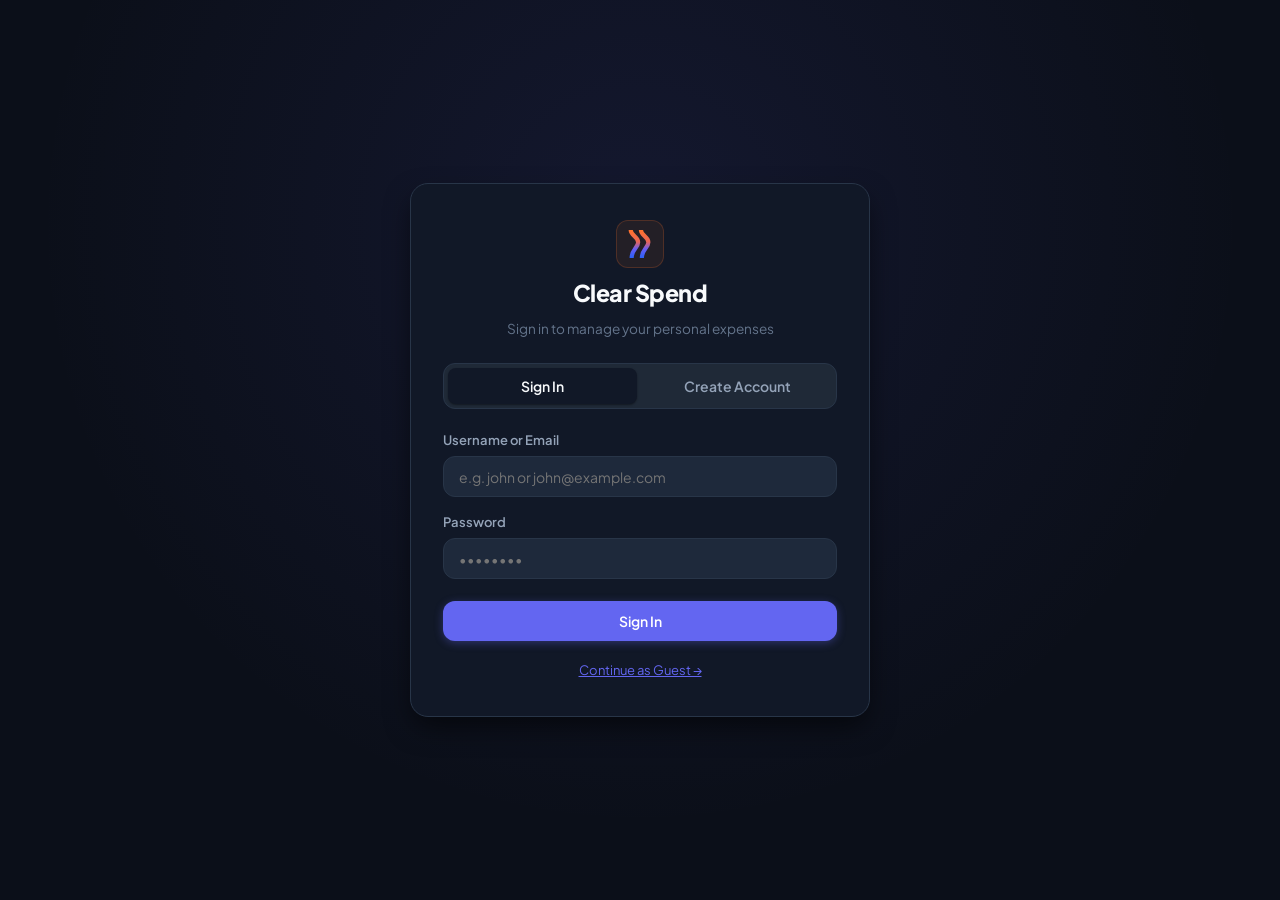
<file: login.html>
<!DOCTYPE html>
<html lang="en" data-theme="dark">
<head>
  <meta charset="UTF-8">
  <meta name="viewport" content="width=device-width, initial-scale=1.0">
  <title>Clear Spend - Login & Register</title>
  <meta name="description" content="Sign in or register to Clear Spend to track and manage your personal expenses.">
  <!-- Dynamic ClearSpend SVG Favicon -->
  <link rel="icon" type="image/svg+xml" href="data:image/svg+xml,%3Csvg xmlns='http://www.w3.org/2000/svg' viewBox='0 0 28 34'%3E%3Cdefs%3E%3ClinearGradient id='g' x1='0%25' y1='0%25' x2='0%25' y2='100%25'%3E%3Cstop offset='0%25' stop-color='%23FF7527'/%3E%3Cstop offset='45%25' stop-color='%23E86558'/%3E%3Cstop offset='65%25' stop-color='%236F60EA'/%3E%3Cstop offset='100%25' stop-color='%232860F5'/%3E%3C/linearGradient%3E%3C/defs%3E%3Cpath d='M 4 2 C 4 8, 12 9, 12 15 C 12 21, 5 23, 5 32' stroke='url(%23g)' stroke-width='4.5' stroke-linecap='butt' fill='none'/%3E%3Cpath d='M 15 2 C 15 8, 23 9, 23 15 C 23 21, 16 23, 16 32' stroke='url(%23g)' stroke-width='4.5' stroke-linecap='butt' fill='none'/%3E%3C/svg%3E">
  <link rel="preconnect" href="https://fonts.googleapis.com">
  <link rel="preconnect" href="https://fonts.gstatic.com" crossorigin>
  <link href="https://fonts.googleapis.com/css2?family=Plus+Jakarta+Sans:wght@400;500;600;700;800&display=swap" rel="stylesheet">
  <link rel="stylesheet" href="css/styles.css">
  <style>
    html, body {
      height: 100%;
      width: 100%;
      margin: 0;
      padding: 0;
      overflow: hidden;
    }

    .auth-page-wrapper {
      height: 100vh;
      width: 100vw;
      display: flex;
      align-items: center;
      justify-content: center;
      padding: 1.5rem;
      box-sizing: border-box;
      background: radial-gradient(circle at 50% 25%, rgba(99, 102, 241, 0.1) 0%, transparent 65%), var(--bg-app);
    }

    .auth-card {
      width: 100%;
      max-width: 460px;
      background: var(--bg-card);
      border: 1px solid var(--border-color);
      border-radius: var(--radius-lg);
      padding: 2.25rem 2rem;
      box-shadow: var(--shadow-lg);
      position: relative;
      box-sizing: border-box;
      animation: slideUp 0.25s cubic-bezier(0.16, 1, 0.3, 1);
    }

    .auth-header {
      text-align: center;
      margin-bottom: 1.5rem;
      display: flex;
      flex-direction: column;
      align-items: center;
      gap: 0.5rem;
    }

    .auth-header .logo-icon {
      width: 48px;
      height: 48px;
    }

    .auth-header h2 {
      font-size: 1.45rem;
      font-weight: 800;
      letter-spacing: -0.02em;
    }

    .auth-header p {
      font-size: 0.85rem;
      color: var(--text-muted);
    }

    .auth-nav-tabs {
      display: grid;
      grid-template-columns: 1fr 1fr;
      gap: 0.4rem;
      background: var(--bg-card-subtle);
      padding: 4px;
      border-radius: var(--radius-md);
      border: 1px solid var(--border-color);
      margin-bottom: 1.4rem;
    }

    .auth-tab-btn {
      padding: 0.55rem;
      background: transparent;
      border: none;
      color: var(--text-secondary);
      font-family: inherit;
      font-size: 0.875rem;
      font-weight: 600;
      cursor: pointer;
      border-radius: var(--radius-sm);
      transition: all var(--transition-fast);
      text-align: center;
    }

    .auth-tab-btn.active {
      background: var(--bg-card);
      color: var(--text-primary);
      box-shadow: var(--shadow-sm);
    }

    .auth-form {
      display: flex;
      flex-direction: column;
      gap: 1rem;
    }

    .auth-alert {
      padding: 0.75rem 1rem;
      border-radius: var(--radius-md);
      font-size: 0.825rem;
      display: none;
      align-items: center;
      gap: 0.5rem;
    }

    .auth-alert-error {
      background: var(--color-danger-bg);
      color: var(--color-danger);
      border: 1px solid rgba(239, 68, 68, 0.3);
    }

    .auth-alert-success {
      background: var(--color-success-bg);
      color: var(--color-success);
      border: 1px solid rgba(16, 185, 129, 0.3);
    }

    .guest-link-wrapper {
      text-align: center;
      margin-top: 1.25rem;
      font-size: 0.8125rem;
    }

    .guest-link-wrapper a {
      color: var(--color-primary);
      text-decoration: underline;
      cursor: pointer;
    }

    .guest-link-wrapper a:hover {
      color: var(--color-primary-hover);
    }
  </style>
</head>
<body>
  <div class="auth-page-wrapper">
    <div class="auth-card">
      <div class="auth-header">
        <div class="logo-icon">
          <svg width="26" height="32" viewBox="0 0 28 34" fill="none" xmlns="http://www.w3.org/2000/svg" aria-label="ClearSpend Logo">
            <defs>
              <linearGradient id="loginLogoGrad" x1="0%" y1="0%" x2="0%" y2="100%">
                <stop offset="0%" stop-color="#FF722B" />
                <stop offset="42%" stop-color="#E86558" />
                <stop offset="68%" stop-color="#675DF5" />
                <stop offset="100%" stop-color="#2860F5" />
              </linearGradient>
            </defs>
            <path d="M 4 2 C 4 8, 12 9, 12 15 C 12 21, 5 23, 5 32" stroke="url(#loginLogoGrad)" stroke-width="4.5" stroke-linecap="butt" fill="none" />
            <path d="M 15 2 C 15 8, 23 9, 23 15 C 23 21, 16 23, 16 32" stroke="url(#loginLogoGrad)" stroke-width="4.5" stroke-linecap="butt" fill="none" />
          </svg>
        </div>
        <h2>Clear Spend</h2>
        <p id="authSubtitle">Sign in to manage your personal expenses</p>
      </div>

      <!-- Tab Switcher -->
      <div class="auth-nav-tabs">
        <button class="auth-tab-btn active" id="tabSignIn">Sign In</button>
        <button class="auth-tab-btn" id="tabRegister">Create Account</button>
      </div>

      <!-- Alert Box -->
      <div class="auth-alert" id="authAlert"></div>

      <!-- Sign In Form -->
      <form id="signInForm" class="auth-form">
        <div class="form-group">
          <label for="loginIdentifier" class="form-label">Username or Email</label>
          <input type="text" id="loginIdentifier" class="form-control" placeholder="e.g. john or john@example.com" required autocomplete="username">
        </div>

        <div class="form-group">
          <label for="loginPassword" class="form-label">Password</label>
          <input type="password" id="loginPassword" class="form-control" placeholder="••••••••" required autocomplete="current-password">
        </div>

        <button type="submit" class="btn btn-primary" id="loginSubmitBtn" style="width: 100%; margin-top: 0.35rem;">
          Sign In
        </button>
      </form>

      <!-- Register Form -->
      <form id="registerForm" class="auth-form" style="display: none;">
        <div class="form-group">
          <label for="regUsername" class="form-label">Username <span class="required">*</span></label>
          <input type="text" id="regUsername" class="form-control" placeholder="e.g. john" required autocomplete="username">
        </div>

        <div class="form-group">
          <label for="regEmail" class="form-label">Email Address <span class="required">*</span></label>
          <input type="email" id="regEmail" class="form-control" placeholder="john@example.com" required autocomplete="email">
        </div>

        <div class="form-group">
          <label for="regPassword" class="form-label">Password <span class="required">*</span></label>
          <input type="password" id="regPassword" class="form-control" placeholder="At least 6 characters" minlength="6" required autocomplete="new-password">
        </div>

        <div class="form-group">
          <label for="regConfirmPassword" class="form-label">Confirm Password <span class="required">*</span></label>
          <input type="password" id="regConfirmPassword" class="form-control" placeholder="Repeat your password" minlength="6" required autocomplete="new-password">
        </div>

        <button type="submit" class="btn btn-primary" id="registerSubmitBtn" style="width: 100%; margin-top: 0.35rem;">
          Create Account
        </button>
      </form>

      <!-- Guest Access Link -->
      <div class="guest-link-wrapper">
        <a href="index.html?guest=1" id="continueGuestLink">Continue as Guest &rarr;</a>
      </div>
    </div>
  </div>

  <script>
    const API_BASE_URL = 'http://localhost:5000/api';

    // Elements
    const tabSignIn = document.getElementById('tabSignIn');
    const tabRegister = document.getElementById('tabRegister');
    const signInForm = document.getElementById('signInForm');
    const registerForm = document.getElementById('registerForm');
    const authSubtitle = document.getElementById('authSubtitle');
    const authAlert = document.getElementById('authAlert');

    // Tab Switch
    tabSignIn.addEventListener('click', () => {
      tabSignIn.classList.add('active');
      tabRegister.classList.remove('active');
      signInForm.style.display = 'flex';
      registerForm.style.display = 'none';
      authSubtitle.textContent = 'Sign in to manage your personal expenses';
      hideAlert();
    });

    tabRegister.addEventListener('click', () => {
      tabRegister.classList.add('active');
      tabSignIn.classList.remove('active');
      signInForm.style.display = 'none';
      registerForm.style.display = 'flex';
      authSubtitle.textContent = 'Create your personal account';
      hideAlert();
    });

    // Alert Helpers
    function showAlert(msg, type = 'error') {
      authAlert.textContent = msg;
      authAlert.className = `auth-alert ${type === 'success' ? 'auth-alert-success' : 'auth-alert-error'}`;
      authAlert.style.display = 'flex';
    }

    function hideAlert() {
      authAlert.style.display = 'none';
    }

    // Password hashing helper for client-side fallback
    async function hashPassword(str) {
      try {
        const encoder = new TextEncoder();
        const data = encoder.encode(str);
        const hashBuffer = await crypto.subtle.digest('SHA-256', data);
        const hashArray = Array.from(new Uint8Array(hashBuffer));
        return hashArray.map(b => b.toString(16).padStart(2, '0')).join('');
      } catch {
        return btoa(str);
      }
    }

    function getLocalAccounts() {
      try {
        return JSON.parse(localStorage.getItem('clearspend_accounts')) || [];
      } catch {
        return [];
      }
    }

    function saveLocalAccount(user) {
      const accounts = getLocalAccounts();
      accounts.push(user);
      localStorage.setItem('clearspend_accounts', JSON.stringify(accounts));
    }

    // Sign In Submission
    signInForm.addEventListener('submit', async (e) => {
      e.preventDefault();
      hideAlert();
      const submitBtn = document.getElementById('loginSubmitBtn');
      submitBtn.disabled = true;
      submitBtn.textContent = 'Signing in...';

      const username = document.getElementById('loginIdentifier').value.trim();
      const password = document.getElementById('loginPassword').value;

      try {
        const res = await fetch(`${API_BASE_URL}/auth/login`, {
          method: 'POST',
          headers: { 'Content-Type': 'application/json' },
          body: JSON.stringify({ username, password })
        });

        const data = await res.json();

        if (res.ok && data.success) {
          localStorage.setItem('clearspend_user', JSON.stringify(data.user));
          showAlert(`Welcome back, ${data.user.username}! Redirecting...`, 'success');
          setTimeout(() => {
            window.location.href = 'index.html';
          }, 800);
          return;
        } else {
          showAlert(data.error || 'Invalid credentials.');
          return;
        }
      } catch (err) {
        // Fallback for GitHub Pages (HTTPS cannot call localhost HTTP due to browser Mixed Content policy)
        const accounts = getLocalAccounts();
        const hashed = await hashPassword(password);
        const user = accounts.find(a => (a.username.toLowerCase() === username.toLowerCase() || (a.email && a.email.toLowerCase() === username.toLowerCase())));

        if (user && user.passwordHash === hashed) {
          localStorage.setItem('clearspend_user', JSON.stringify({
            userId: user.userId || 1,
            username: user.username,
            email: user.email
          }));
          showAlert(`Welcome back, ${user.username}! Redirecting...`, 'success');
          setTimeout(() => { window.location.href = 'index.html'; }, 800);
          return;
        } else if (user && user.passwordHash !== hashed) {
          showAlert('Incorrect password. Please try again.');
          return;
        } else {
          // Create instant session
          const newSession = {
            userId: Date.now(),
            username: username,
            email: username.includes('@') ? username : `${username}@clearspend.app`
          };
          saveLocalAccount({
            ...newSession,
            passwordHash: hashed,
            createdAt: new Date().toISOString()
          });
          localStorage.setItem('clearspend_user', JSON.stringify(newSession));
          showAlert(`Welcome, ${newSession.username}! Redirecting...`, 'success');
          setTimeout(() => { window.location.href = 'index.html'; }, 800);
          return;
        }
      } finally {
        submitBtn.disabled = false;
        submitBtn.textContent = 'Sign In';
      }
    });

    // Register Submission
    registerForm.addEventListener('submit', async (e) => {
      e.preventDefault();
      hideAlert();

      const username = document.getElementById('regUsername').value.trim();
      const email = document.getElementById('regEmail').value.trim();
      const password = document.getElementById('regPassword').value;
      const confirmPass = document.getElementById('regConfirmPassword').value;

      if (password !== confirmPass) {
        showAlert('Passwords do not match.');
        return;
      }

      const submitBtn = document.getElementById('registerSubmitBtn');
      submitBtn.disabled = true;
      submitBtn.textContent = 'Creating account...';

      try {
        const res = await fetch(`${API_BASE_URL}/auth/register`, {
          method: 'POST',
          headers: { 'Content-Type': 'application/json' },
          body: JSON.stringify({ username, email, password })
        });

        const data = await res.json();

        if (res.ok && data.success) {
          localStorage.setItem('clearspend_user', JSON.stringify(data.user));
          showAlert(`Account created! Welcome, ${data.user.username}. Redirecting...`, 'success');
          setTimeout(() => {
            window.location.href = 'index.html';
          }, 900);
          return;
        } else {
          showAlert(data.error || 'Registration failed.');
          return;
        }
      } catch (err) {
        // Fallback for GitHub Pages
        const accounts = getLocalAccounts();
        const existing = accounts.find(a => a.username.toLowerCase() === username.toLowerCase() || a.email.toLowerCase() === email.toLowerCase());
        if (existing) {
          showAlert('Username or email already registered.');
          return;
        }

        const hashed = await hashPassword(password);
        const newAccount = {
          userId: Date.now(),
          username: username,
          email: email,
          passwordHash: hashed,
          createdAt: new Date().toISOString()
        };
        saveLocalAccount(newAccount);
        localStorage.setItem('clearspend_user', JSON.stringify({
          userId: newAccount.userId,
          username: newAccount.username,
          email: newAccount.email
        }));
        showAlert(`Account created! Welcome, ${username}. Redirecting...`, 'success');
        setTimeout(() => { window.location.href = 'index.html'; }, 900);
        return;
      } finally {
        submitBtn.disabled = false;
        submitBtn.textContent = 'Create Account';
      }
    });

    // Continue as guest
    const continueGuestLink = document.getElementById('continueGuestLink');
    if (continueGuestLink) {
      continueGuestLink.addEventListener('click', () => {
        localStorage.removeItem('clearspend_user');
      });
    }

    // Theme initialization
    const savedTheme = localStorage.getItem('clearspend_theme') || 'dark';
    document.documentElement.setAttribute('data-theme', savedTheme);
  </script>
</body>
</html>
</file>
<file: css/styles.css>
/* ==========================================================================
   ClearSpend Stylesheet
   Modern, responsive, dark/light theme supporting CSS
   ========================================================================== */

:root {
  /* Common color tokens */
  --font-sans: 'Plus Jakarta Sans', -apple-system, BlinkMacSystemFont, 'Segoe UI', Roboto, Helvetica, Arial, sans-serif;
  --radius-sm: 8px;
  --radius-md: 12px;
  --radius-lg: 18px;
  --radius-full: 9999px;

  --color-primary: #6366f1;
  --color-primary-hover: #4f46e5;
  --color-primary-light: rgba(99, 102, 241, 0.12);

  --color-success: #10b981;
  --color-success-bg: rgba(16, 185, 129, 0.12);
  --color-danger: #ef4444;
  --color-danger-bg: rgba(239, 68, 68, 0.12);
  --color-warning: #f59e0b;
  --color-warning-bg: rgba(245, 158, 11, 0.12);
  --color-info: #0ea5e9;
  --color-info-bg: rgba(14, 165, 233, 0.12);

  --transition-fast: 0.15s ease;
  --transition-normal: 0.25s ease;
}

/* Dark Theme (Default) */
[data-theme="dark"] {
  --bg-app: #0b0f19;
  --bg-card: #111827;
  --bg-card-hover: #172033;
  --bg-card-subtle: #1f2937;
  --bg-input: #1e293b;
  --border-color: #283548;
  --border-focus: #6366f1;

  --text-primary: #f8fafc;
  --text-secondary: #94a3b8;
  --text-muted: #64748b;

  --shadow-sm: 0 1px 2px 0 rgba(0, 0, 0, 0.4);
  --shadow-md: 0 4px 12px -1px rgba(0, 0, 0, 0.5);
  --shadow-lg: 0 12px 28px -4px rgba(0, 0, 0, 0.6);

  --chart-grid: rgba(255, 255, 255, 0.05);
  --chart-text: #94a3b8;
}

/* Light Theme */
[data-theme="light"] {
  --bg-app: #f8fafc;
  --bg-card: #ffffff;
  --bg-card-hover: #f1f5f9;
  --bg-card-subtle: #f8fafc;
  --bg-input: #ffffff;
  --border-color: #e2e8f0;
  --border-focus: #6366f1;

  --text-primary: #0f172a;
  --text-secondary: #475569;
  --text-muted: #94a3b8;

  --shadow-sm: 0 1px 3px 0 rgba(0, 0, 0, 0.06);
  --shadow-md: 0 4px 12px -2px rgba(0, 0, 0, 0.08);
  --shadow-lg: 0 12px 24px -4px rgba(0, 0, 0, 0.1);

  --chart-grid: rgba(0, 0, 0, 0.05);
  --chart-text: #64748b;
}

/* Reset & Base */
*, *::before, *::after {
  box-sizing: border-box;
  margin: 0;
  padding: 0;
}

body {
  font-family: var(--font-sans);
  background-color: var(--bg-app);
  color: var(--text-primary);
  line-height: 1.5;
  min-height: 100vh;
  display: flex;
  flex-direction: column;
  transition: background-color var(--transition-normal), color var(--transition-normal);
}

.container {
  max-width: 100%;
  margin: 0 auto;
  padding: 0 2rem;
  width: 100%;
  box-sizing: border-box;
}

.sr-only {
  position: absolute;
  width: 1px;
  height: 1px;
  padding: 0;
  margin: -1px;
  overflow: hidden;
  clip: rect(0, 0, 0, 0);
  border: 0;
}

/* Text Utilities */
.text-success { color: var(--color-success) !important; }
.text-danger { color: var(--color-danger) !important; }
.text-warning { color: var(--color-warning) !important; }
.text-muted { color: var(--text-muted); font-size: 0.875rem; }

/* Buttons */
.btn {
  display: inline-flex;
  align-items: center;
  justify-content: center;
  gap: 0.5rem;
  padding: 0.625rem 1.25rem;
  border-radius: var(--radius-md);
  font-family: inherit;
  font-size: 0.875rem;
  font-weight: 600;
  cursor: pointer;
  border: 1px solid transparent;
  transition: all var(--transition-fast);
  white-space: nowrap;
}

.btn-primary {
  background-color: var(--color-primary);
  color: #ffffff;
  box-shadow: 0 2px 8px rgba(99, 102, 241, 0.35);
}

.btn-primary:hover {
  background-color: var(--color-primary-hover);
  transform: translateY(-1px);
  box-shadow: 0 4px 12px rgba(99, 102, 241, 0.45);
}

.btn-secondary {
  background-color: var(--bg-card);
  color: var(--text-primary);
  border-color: var(--border-color);
}

.btn-secondary:hover {
  background-color: var(--bg-card-hover);
  border-color: var(--text-secondary);
}

.btn-sm {
  padding: 0.4rem 0.85rem;
  font-size: 0.8125rem;
}

.btn-icon {
  background: var(--bg-card);
  border: 1px solid var(--border-color);
  color: var(--text-primary);
  width: 40px;
  height: 40px;
  border-radius: var(--radius-md);
  display: inline-flex;
  align-items: center;
  justify-content: center;
  cursor: pointer;
  font-size: 1.1rem;
  transition: all var(--transition-fast);
}

.btn-icon:hover {
  background-color: var(--bg-card-hover);
  border-color: var(--text-secondary);
  transform: scale(1.05);
}

.btn-text-sm {
  background: transparent;
  border: none;
  color: var(--color-primary);
  font-size: 0.75rem;
  font-weight: 600;
  cursor: pointer;
  padding: 2px 6px;
  border-radius: var(--radius-sm);
  transition: background-color var(--transition-fast);
}

.btn-text-sm:hover {
  background-color: var(--color-primary-light);
}

/* Header */
.app-header {
  background-color: var(--bg-card);
  border-bottom: 1px solid var(--border-color);
  padding: 1rem 0;
  position: sticky;
  top: 0;
  z-index: 50;
  backdrop-filter: blur(8px);
}

.header-container {
  display: flex;
  align-items: center;
  justify-content: space-between;
  gap: 1rem;
}

.logo-group {
  display: flex;
  align-items: center;
  gap: 0.75rem;
}

.logo-icon {
  width: 44px;
  height: 44px;
  display: flex;
  align-items: center;
  justify-content: center;
  background: rgba(255, 114, 43, 0.08);
  border: 1px solid rgba(255, 114, 43, 0.2);
  border-radius: var(--radius-md);
  flex-shrink: 0;
  transition: transform var(--transition-fast), border-color var(--transition-fast);
}

.logo-group:hover .logo-icon {
  transform: translateY(-1px) scale(1.03);
  border-color: rgba(40, 96, 245, 0.4);
}

.logo-text h1 {
  font-size: 1.3rem;
  font-weight: 800;
  letter-spacing: -0.02em;
  line-height: 1.1;
  color: var(--text-primary);
}

.logo-text .tagline {
  font-size: 0.75rem;
  color: var(--text-muted);
}

.header-actions {
  display: flex;
  align-items: center;
  gap: 0.65rem;
}

/* Select & Inputs */
.select-wrapper {
  position: relative;
}

.form-control,
input[type="text"],
input[type="email"],
input[type="password"],
input[type="number"],
input[type="date"],
input[type="search"],
input[type="tel"],
select,
textarea {
  font-family: inherit;
  font-size: 0.875rem;
  background-color: var(--bg-input) !important;
  color: var(--text-primary) !important;
  border: 1px solid var(--border-color) !important;
  border-radius: var(--radius-md) !important;
  padding: 0.65rem 0.95rem !important;
  outline: none !important;
  box-sizing: border-box;
  transition: border-color var(--transition-fast), box-shadow var(--transition-fast);
}

select {
  cursor: pointer;
}

.form-control:focus,
input:focus,
textarea:focus,
select:focus {
  border-color: var(--border-focus) !important;
  box-shadow: 0 0 0 3px rgba(99, 102, 241, 0.25) !important;
}

/* Chrome/Edge/Brave autofill override to preserve dark UI */
input:-webkit-autofill,
input:-webkit-autofill:hover, 
input:-webkit-autofill:focus,
input:-webkit-autofill:active {
  -webkit-text-fill-color: var(--text-primary) !important;
  -webkit-box-shadow: 0 0 0 1000px var(--bg-input) inset !important;
  box-shadow: 0 0 0 1000px var(--bg-input) inset !important;
  transition: background-color 5000s ease-in-out 0s;
}

/* Dropdown Menu */
.dropdown {
  position: relative;
}

.dropdown-menu {
  display: none;
  position: absolute;
  top: 100%;
  right: 0;
  margin-top: 0.5rem;
  min-width: 190px;
  background-color: var(--bg-card);
  border: 1px solid var(--border-color);
  border-radius: var(--radius-md);
  padding: 0.4rem;
  box-shadow: var(--shadow-lg);
  z-index: 100;
}

.dropdown.show .dropdown-menu {
  display: block;
  animation: fadeIn 0.15s ease;
}

.dropdown-item {
  width: 100%;
  display: flex;
  align-items: center;
  gap: 0.6rem;
  padding: 0.55rem 0.75rem;
  border-radius: var(--radius-sm);
  background: transparent;
  border: none;
  color: var(--text-primary);
  font-size: 0.8125rem;
  font-family: inherit;
  cursor: pointer;
  text-align: left;
  transition: background-color var(--transition-fast);
}

.dropdown-item:hover {
  background-color: var(--bg-card-hover);
}

.dropdown-divider {
  height: 1px;
  background-color: var(--border-color);
  margin: 0.35rem 0;
}

/* Main Layout */
.main-content {
  flex: 1;
  padding-top: 2rem;
  padding-bottom: 3rem;
  display: flex;
  flex-direction: column;
  gap: 2rem;
}

/* Metrics Grid */
.metrics-grid {
  display: grid;
  grid-template-columns: repeat(auto-fit, minmax(240px, 1fr));
  gap: 1.25rem;
}

.metric-card {
  background-color: var(--bg-card);
  border: 1px solid var(--border-color);
  border-radius: var(--radius-lg);
  padding: 1.25rem 1.4rem;
  box-shadow: var(--shadow-sm);
  display: flex;
  flex-direction: column;
  justify-content: space-between;
  transition: transform var(--transition-fast), border-color var(--transition-fast);
}

.metric-card:hover {
  transform: translateY(-2px);
  border-color: rgba(99, 102, 241, 0.4);
}

.metric-header {
  display: flex;
  align-items: center;
  justify-content: space-between;
  margin-bottom: 0.6rem;
}

.metric-title {
  font-size: 0.8125rem;
  font-weight: 600;
  text-transform: uppercase;
  letter-spacing: 0.04em;
  color: var(--text-secondary);
}

.metric-icon {
  font-size: 1.25rem;
}

.metric-value {
  font-size: 1.75rem;
  font-weight: 800;
  letter-spacing: -0.02em;
  line-height: 1.2;
}

.metric-subtext {
  font-size: 0.75rem;
  color: var(--text-muted);
  margin-top: 0.4rem;
}

/* Budget Card Special */
.budget-progress-wrapper {
  background: var(--bg-card-subtle);
  border: 1px solid var(--border-color);
  height: 8px;
  border-radius: var(--radius-full);
  margin-top: 0.75rem;
  overflow: hidden;
}

.budget-progress-bar {
  height: 100%;
  border-radius: var(--radius-full);
  background: var(--color-success);
  transition: width 0.4s cubic-bezier(0.4, 0, 0.2, 1), background-color 0.3s ease;
}

.budget-progress-bar.progress-warning {
  background: var(--color-warning);
}

.budget-progress-bar.progress-danger {
  background: var(--color-danger);
}

.budget-stats-line {
  display: flex;
  justify-content: space-between;
  font-size: 0.75rem;
  color: var(--text-muted);
  margin-top: 0.4rem;
}

/* Analytics Grid */
.analytics-grid {
  display: grid;
  grid-template-columns: repeat(auto-fit, minmax(360px, 1fr));
  gap: 1.5rem;
}

.chart-card {
  background-color: var(--bg-card);
  border: 1px solid var(--border-color);
  border-radius: var(--radius-lg);
  padding: 1.35rem;
  box-shadow: var(--shadow-sm);
  display: flex;
  flex-direction: column;
}

.card-header {
  display: flex;
  align-items: center;
  justify-content: space-between;
  margin-bottom: 1.25rem;
}

.card-header h3 {
  font-size: 1.05rem;
  font-weight: 700;
}

.card-badge {
  font-size: 0.75rem;
  font-weight: 600;
  padding: 0.25rem 0.6rem;
  border-radius: var(--radius-full);
  background-color: var(--color-primary-light);
  color: var(--color-primary);
}

.chart-wrapper {
  position: relative;
  height: 270px;
  width: 100%;
}

.chart-empty-state {
  display: none;
  position: absolute;
  top: 0;
  left: 0;
  width: 100%;
  height: 100%;
  align-items: center;
  justify-content: center;
  color: var(--text-muted);
  font-size: 0.875rem;
  text-align: center;
  background: var(--bg-card);
}

/* Transactions Section */
.transactions-section {
  display: flex;
  flex-direction: column;
  gap: 1rem;
}

.section-toolbar {
  display: flex;
  flex-wrap: wrap;
  align-items: center;
  justify-content: space-between;
  gap: 1rem;
}

.toolbar-title-group {
  display: flex;
  align-items: center;
  gap: 0.75rem;
}

.toolbar-title-group h2 {
  font-size: 1.25rem;
  font-weight: 700;
}

.count-badge {
  font-size: 0.75rem;
  padding: 0.2rem 0.65rem;
  background: var(--bg-card);
  border: 1px solid var(--border-color);
  border-radius: var(--radius-full);
  color: var(--text-secondary);
}

.filter-controls {
  display: flex;
  flex-wrap: wrap;
  align-items: center;
  gap: 0.6rem;
}

.search-input-wrapper {
  position: relative;
  display: flex;
  align-items: center;
}

.search-input-wrapper .search-icon {
  position: absolute;
  left: 0.75rem;
  font-size: 0.85rem;
  pointer-events: none;
  opacity: 0.6;
}

.search-input-wrapper input {
  padding-left: 2.1rem;
  width: 210px;
}

/* Transactions Card & Table */
.transactions-card {
  background-color: var(--bg-card);
  border: 1px solid var(--border-color);
  border-radius: var(--radius-lg);
  overflow: hidden;
  box-shadow: var(--shadow-sm);
}

.transactions-table-header {
  display: grid;
  grid-template-columns: 50px 2.5fr 1.3fr 1.1fr 1.2fr 80px;
  align-items: center;
  padding: 0.85rem 1.25rem;
  background: var(--bg-card-subtle);
  border-bottom: 1px solid var(--border-color);
  font-size: 0.75rem;
  font-weight: 700;
  text-transform: uppercase;
  letter-spacing: 0.04em;
  color: var(--text-secondary);
}

.transactions-list {
  display: flex;
  flex-direction: column;
}

.transaction-row {
  display: grid;
  grid-template-columns: 50px 2.5fr 1.3fr 1.1fr 1.2fr 80px;
  align-items: center;
  padding: 1rem 1.25rem;
  border-bottom: 1px solid var(--border-color);
  transition: background-color var(--transition-fast);
}

.transaction-row:last-child {
  border-bottom: none;
}

.transaction-row:hover {
  background-color: var(--bg-card-hover);
}

.col-type {
  display: flex;
  align-items: center;
}

.type-indicator-circle {
  width: 32px;
  height: 32px;
  border-radius: 50%;
  display: flex;
  align-items: center;
  justify-content: center;
  font-size: 0.95rem;
}

.type-expense .type-indicator-circle {
  background-color: var(--color-danger-bg);
  color: var(--color-danger);
}

.type-income .type-indicator-circle {
  background-color: var(--color-success-bg);
  color: var(--color-success);
}

.tx-main-info {
  display: flex;
  flex-direction: column;
  gap: 0.15rem;
}

.tx-title {
  font-weight: 600;
  font-size: 0.9375rem;
  color: var(--text-primary);
}

.tx-notes {
  font-size: 0.75rem;
  color: var(--text-muted);
  overflow: hidden;
  text-overflow: ellipsis;
  white-space: nowrap;
  max-width: 340px;
}

/* Category Badge */
.category-badge {
  display: inline-flex;
  align-items: center;
  gap: 0.4rem;
  font-size: 0.78rem;
  font-weight: 500;
  padding: 0.3rem 0.65rem;
  border-radius: var(--radius-full);
  background: var(--bg-card-subtle);
  border: 1px solid var(--border-color);
  width: fit-content;
}

.col-date {
  font-size: 0.8125rem;
  color: var(--text-secondary);
}

.col-amount {
  font-size: 0.95rem;
  font-weight: 700;
  letter-spacing: -0.01em;
}

.amount-expense {
  color: var(--color-danger);
}

.amount-income {
  color: var(--color-success);
}

.col-actions {
  display: flex;
  align-items: center;
  gap: 0.35rem;
  justify-content: flex-end;
}

.action-btn {
  background: transparent;
  border: none;
  cursor: pointer;
  padding: 0.35rem;
  border-radius: var(--radius-sm);
  color: var(--text-muted);
  font-size: 0.875rem;
  transition: all var(--transition-fast);
}

.action-btn:hover {
  background-color: var(--bg-card-subtle);
  color: var(--text-primary);
}

.action-btn.delete-btn:hover {
  color: var(--color-danger);
  background-color: var(--color-danger-bg);
}

/* Empty State */
.empty-state {
  padding: 4rem 2rem;
  text-align: center;
  display: flex;
  flex-direction: column;
  align-items: center;
  gap: 0.75rem;
}

.empty-icon {
  font-size: 3rem;
  opacity: 0.5;
}

.empty-state h3 {
  font-size: 1.1rem;
  font-weight: 700;
}

.empty-state p {
  color: var(--text-muted);
  font-size: 0.875rem;
  max-width: 380px;
}

/* Modals */
.modal-backdrop {
  display: none;
  position: fixed;
  top: 0;
  left: 0;
  width: 100vw;
  height: 100vh;
  background: rgba(0, 0, 0, 0.65);
  backdrop-filter: blur(4px);
  z-index: 1000;
  align-items: center;
  justify-content: center;
  padding: 1rem;
}

.modal-backdrop.show {
  display: flex;
  animation: fadeIn 0.18s ease;
}

.modal-dialog {
  background-color: var(--bg-card);
  border: 1px solid var(--border-color);
  border-radius: var(--radius-lg);
  width: 100%;
  max-width: 520px;
  box-shadow: var(--shadow-lg);
  overflow: hidden;
  animation: slideUp 0.2s cubic-bezier(0.16, 1, 0.3, 1);
}

.modal-dialog.modal-sm {
  max-width: 420px;
}

.modal-header {
  display: flex;
  align-items: center;
  justify-content: space-between;
  padding: 1.25rem 1.5rem;
  border-bottom: 1px solid var(--border-color);
}

.modal-header h3 {
  font-size: 1.15rem;
  font-weight: 700;
}

.modal-close-btn {
  background: transparent;
  border: none;
  color: var(--text-muted);
  font-size: 1.5rem;
  cursor: pointer;
  line-height: 1;
  transition: color var(--transition-fast);
}

.modal-close-btn:hover {
  color: var(--text-primary);
}

.modal-body {
  padding: 1.5rem;
  display: flex;
  flex-direction: column;
  gap: 1.1rem;
}

.modal-footer {
  display: flex;
  align-items: center;
  justify-content: flex-end;
  gap: 0.75rem;
  margin-top: 0.5rem;
}

/* Forms */
.form-group {
  display: flex;
  flex-direction: column;
  gap: 0.35rem;
}

.form-row {
  display: flex;
  gap: 1rem;
}

.col-half {
  flex: 1;
}

.form-label {
  font-size: 0.8125rem;
  font-weight: 600;
  color: var(--text-secondary);
}

.form-label .required {
  color: var(--color-danger);
}

.form-control {
  width: 100%;
}

.amount-input-group {
  display: flex;
  align-items: center;
  position: relative;
}

.currency-prefix {
  position: absolute;
  left: 0.85rem;
  font-weight: 700;
  color: var(--text-muted);
  pointer-events: none;
}

.amount-input-group input {
  padding-left: 2.2rem;
}

/* Toggle Radios for Type */
.type-toggle-group {
  display: grid;
  grid-template-columns: 1fr 1fr;
  gap: 0.5rem;
  background: var(--bg-card-subtle);
  padding: 4px;
  border-radius: var(--radius-md);
  border: 1px solid var(--border-color);
}

.type-radio-btn {
  display: flex;
  align-items: center;
  justify-content: center;
  padding: 0.5rem;
  border-radius: var(--radius-sm);
  font-size: 0.875rem;
  font-weight: 600;
  cursor: pointer;
  transition: all var(--transition-fast);
  color: var(--text-secondary);
}

.type-radio-btn input {
  display: none;
}

.type-radio-btn.active {
  background: var(--bg-card);
  color: var(--text-primary);
  box-shadow: var(--shadow-sm);
}

/* Help Guide Modal */
.help-guide ol {
  padding-left: 1.25rem;
  display: flex;
  flex-direction: column;
  gap: 0.75rem;
  font-size: 0.875rem;
  color: var(--text-secondary);
}

.help-guide ol code {
  background: var(--bg-card-subtle);
  padding: 2px 6px;
  border-radius: 4px;
  border: 1px solid var(--border-color);
  color: var(--color-primary);
  font-family: monospace;
}

.help-guide a {
  color: var(--color-primary);
  text-decoration: underline;
}

/* Toast Notifications */
.toast-container {
  position: fixed;
  bottom: 1.5rem;
  right: 1.5rem;
  display: flex;
  flex-direction: column;
  gap: 0.5rem;
  z-index: 2000;
}

.toast {
  background: var(--bg-card);
  border: 1px solid var(--border-color);
  color: var(--text-primary);
  padding: 0.75rem 1.1rem;
  border-radius: var(--radius-md);
  box-shadow: var(--shadow-lg);
  font-size: 0.875rem;
  display: flex;
  align-items: center;
  gap: 0.6rem;
  min-width: 250px;
  animation: slideInRight 0.25s cubic-bezier(0.16, 1, 0.3, 1);
  transition: opacity 0.2s ease, transform 0.2s ease;
}

.toast-success { border-left: 4px solid var(--color-success); }
.toast-error { border-left: 4px solid var(--color-danger); }
.toast-info { border-left: 4px solid var(--color-primary); }

/* Footer */
.app-footer {
  background: var(--bg-card);
  border-top: 1px solid var(--border-color);
  padding: 1.5rem 0;
  margin-top: auto;
  font-size: 0.8125rem;
  color: var(--text-muted);
}

.footer-content {
  display: flex;
  align-items: center;
  justify-content: space-between;
  flex-wrap: wrap;
  gap: 0.75rem;
}

.footer-links {
  display: flex;
  align-items: center;
  gap: 0.6rem;
}

.footer-link-btn {
  background: transparent;
  border: none;
  color: var(--color-primary);
  font-family: inherit;
  font-size: 0.8125rem;
  cursor: pointer;
  text-decoration: underline;
}

.footer-link-btn:hover {
  color: var(--color-primary-hover);
}

/* Animations */
@keyframes fadeIn {
  from { opacity: 0; }
  to { opacity: 1; }
}

@keyframes slideUp {
  from { opacity: 0; transform: translateY(12px) scale(0.98); }
  to { opacity: 1; transform: translateY(0) scale(1); }
}

@keyframes slideInRight {
  from { opacity: 0; transform: translateX(20px); }
  to { opacity: 1; transform: translateX(0); }
}

/* Responsive Media Queries */
@media (max-width: 860px) {
  .transactions-table-header {
    display: none;
  }

  .transaction-row {
    grid-template-columns: 44px 1fr auto;
    grid-template-areas: 
      "icon main amount"
      "icon meta actions";
    gap: 0.4rem 0.75rem;
    padding: 0.85rem 1rem;
  }

  .col-type { grid-area: icon; }
  .col-info { grid-area: main; }
  .col-cat { grid-area: meta; display: flex; align-items: center; gap: 0.5rem; }
  .col-date { font-size: 0.72rem; }
  .col-amount { grid-area: amount; text-align: right; }
  .col-actions { grid-area: actions; }

  .analytics-grid {
    grid-template-columns: 1fr;
  }

  .header-container {
    flex-direction: column;
    align-items: stretch;
  }

  .header-actions {
    justify-content: space-between;
  }

  .search-input-wrapper input {
    width: 100%;
  }

  .filter-controls {
    width: 100%;
  }

  .filter-controls > * {
    flex: 1 1 calc(50% - 0.3rem);
  }

  .search-input-wrapper {
    flex: 1 1 100%;
  }
}
</file>
